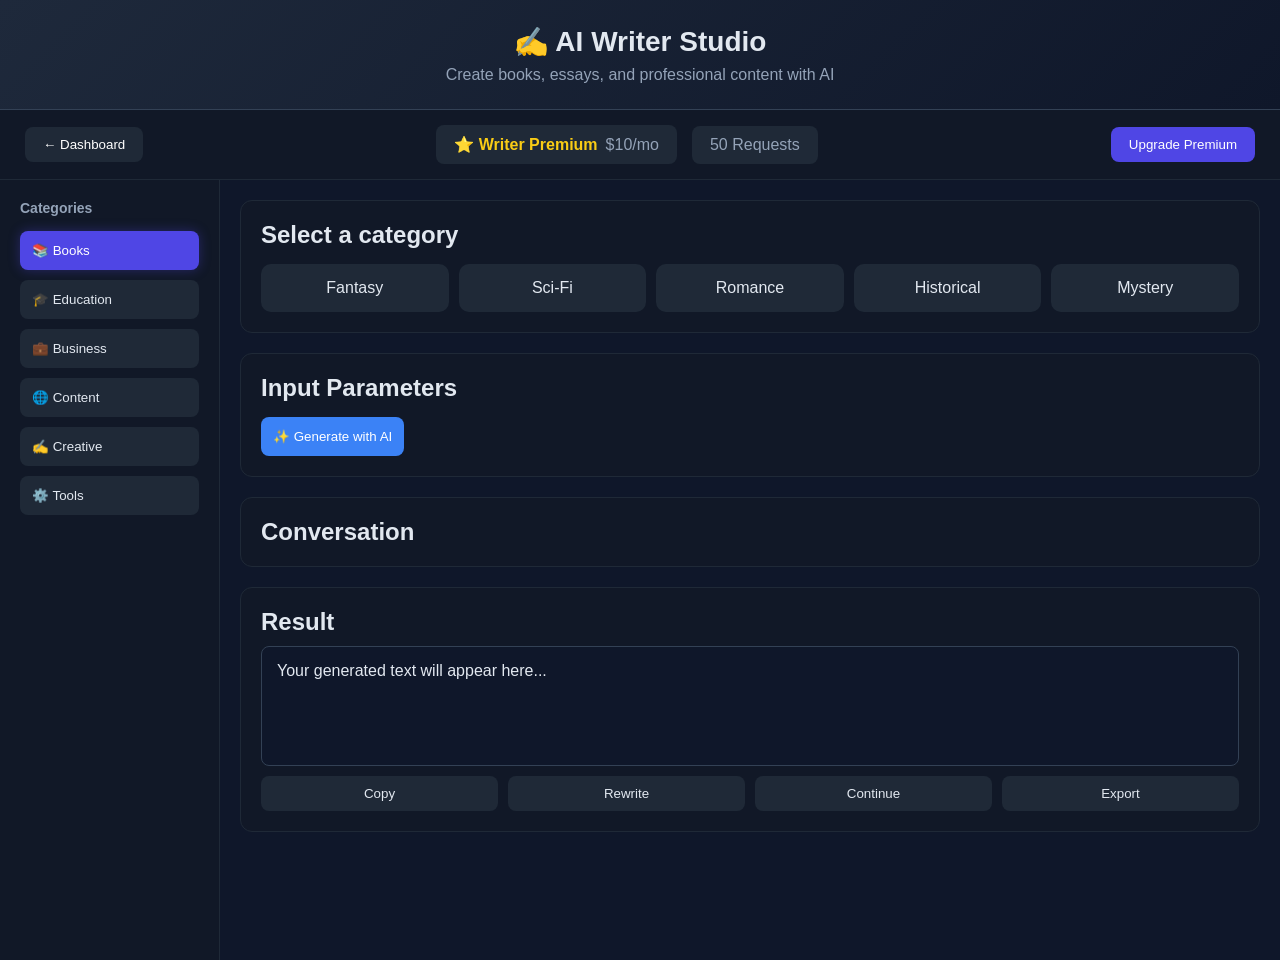
<file: index.html>
<!DOCTYPE htm1>
<html lang="en">
<head>
    <meta charset="UTF-8">
    <meta name="viewport" content="width=device-width, initial-scale=1.0">
    <title>AI Writer Studio</title>
    <link rel="stylesheet" href="writer.css">
</head>
<body>

<div class="app">

    <!-- HEADER -->
    <header class="top-bar">
        <h1>✍️ AI Writer Studio</h1>
        <p>Create books, essays, and professional content with AI</p>
    </header>

 <!-- WRITER NAVBAR -->
<div class="writer-toolbar">

    <button id="backDashboard" class="toolbar-btn">
        ← Dashboard
    </button>

    <div class="toolbar-center">

     <div class="premium-box">
    ⭐ Writer Premium <span class="price">$10/mo</span>
</div>

        <div class="requests-box">
            <span id="requestsLeft">50</span> Requests
        </div>

    </div>

    <button id="premiumBtn" class="premium-btn">
        Upgrade Premium
    </button>

</div>

    <!-- MAIN -->
    <div class="container">

        <!-- SIDEBAR -->
        <aside class="sidebar">
            <h2>Categories</h2>

            <button class="cat active" data-category="Books">📚 Books</button>
            <button class="cat" data-category="Education">🎓 Education</button>
            <button class="cat" data-category="Business">💼 Business</button>
            <button class="cat" data-category="Content">🌐 Content</button>
            <button class="cat" data-category="Creative">✍️ Creative</button>
            <button class="cat" data-category="Tools">⚙️ Tools</button>

        </aside>

        <!-- CONTENT -->
        <main class="main">

            <!-- MODE AREA -->
            <section class="panel">
                <h2>Select a category</h2>
                <div class="modes"></div>
            </section>

            <!-- FORM AREA -->
            <section class="panel">
                <h2>Input Parameters</h2>

                <div class="form" id="dynamicForm">
                    <input type="text" placeholder="Title / Topic">
                    <input type="text" placeholder="Main idea">
                    <textarea placeholder="Additional instructions..."></textarea>
                </div>

                <button id="generateBtn" class="generate">✨ Generate with AI</button>
                <button id="cancelBtn" class="cancel" style="display:none;">⛔ Cancel</button>

            </section>

            <!-- CHAT (НОВОЕ) -->
            <section class="panel">
                <h2>Conversation</h2>

                <div id="outputChat" class="chat">
                    <!-- messages -->
                </div>
            </section>

            <!-- RESULT -->
            <section class="panel result">
                <h2>Result</h2>

                <div id="resultBox" class="output">
                    Your generated text will appear here...
                </div>

                <div class="actions">
                    <button>Copy</button>
                    <button>Rewrite</button>
                    <button>Continue</button>
                    <button>Export</button>
                </div>
            </section>

        </main>

    </div>

</div>









<script src="writer.js"></script>

</body>
</html>
</file>
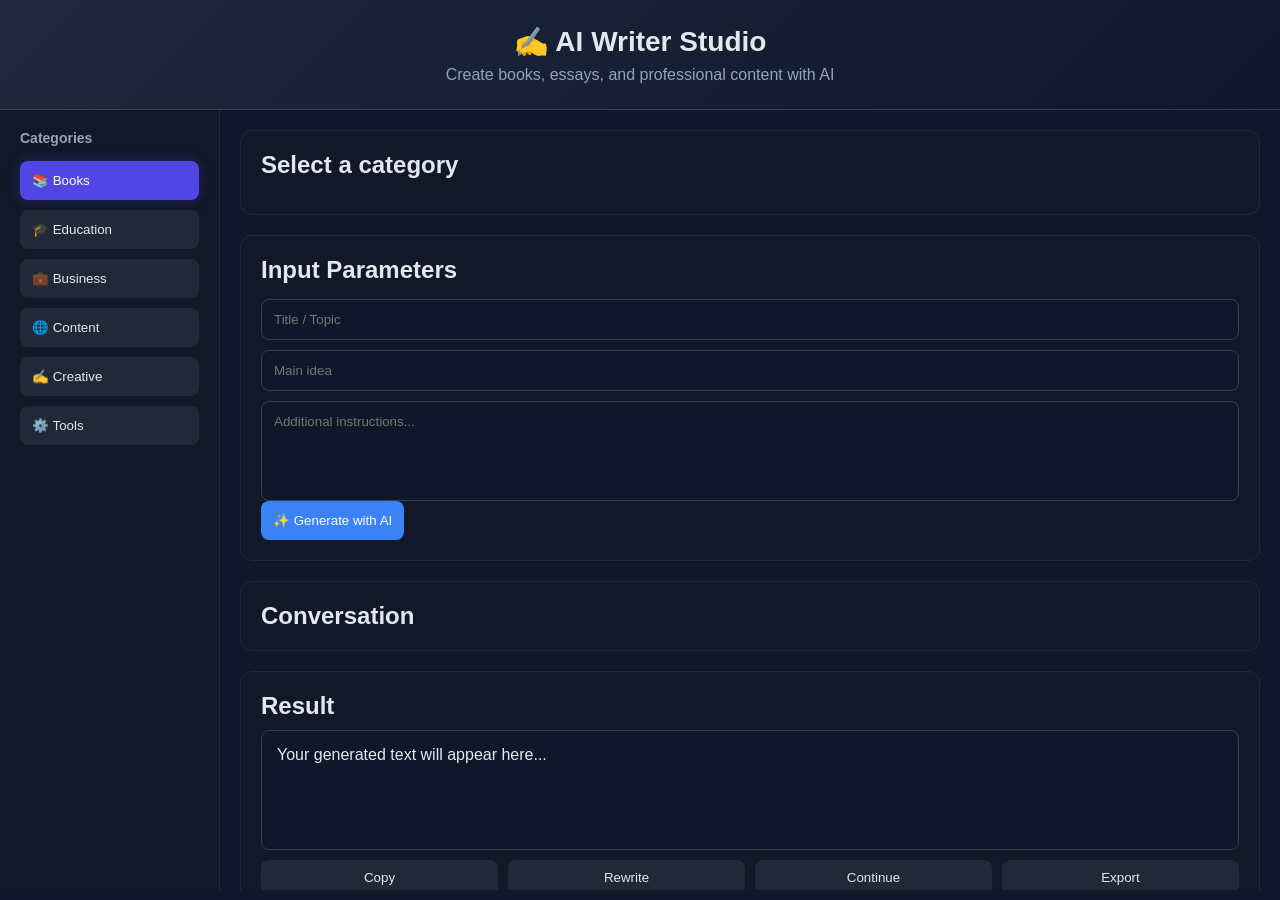
<file: writer.html>
<!DOCTYPE htm1>
<html lang="en">
<head>
    <meta charset="UTF-8">
    <meta name="viewport" content="width=device-width, initial-scale=1.0">
    <title>AI Writer Studio</title>
    <link rel="stylesheet" href="writer.css">
</head>
<body>

<div class="app">

    <!-- HEADER -->
    <header class="top-bar">
        <h1>✍️ AI Writer Studio</h1>
        <p>Create books, essays, and professional content with AI</p>
    </header>

    <!-- MAIN -->
    <div class="container">

        <!-- SIDEBAR -->
        <aside class="sidebar">
            <h2>Categories</h2>

            <button class="cat active" data-category="Books">📚 Books</button>
            <button class="cat" data-category="Education">🎓 Education</button>
            <button class="cat" data-category="Business">💼 Business</button>
            <button class="cat" data-category="Content">🌐 Content</button>
            <button class="cat" data-category="Creative">✍️ Creative</button>
            <button class="cat" data-category="Tools">⚙️ Tools</button>

        </aside>

        <!-- CONTENT -->
        <main class="main">

            <!-- MODE AREA -->
            <section class="panel">
                <h2>Select a category</h2>
                <div class="modes"></div>
            </section>

            <!-- FORM AREA -->
            <section class="panel">
                <h2>Input Parameters</h2>

                <div class="form" id="dynamicForm">
                    <input type="text" placeholder="Title / Topic">
                    <input type="text" placeholder="Main idea">
                    <textarea placeholder="Additional instructions..."></textarea>
                </div>

                <button id="generateBtn" class="generate">✨ Generate with AI</button>
                <button id="cancelBtn" class="cancel" style="display:none;">⛔ Cancel</button>

            </section>

            <!-- CHAT (НОВОЕ) -->
            <section class="panel">
                <h2>Conversation</h2>

                <div id="outputChat" class="chat">
                    <!-- messages -->
                </div>
            </section>

            <!-- RESULT -->
            <section class="panel result">
                <h2>Result</h2>

                <div id="resultBox" class="output">
                    Your generated text will appear here...
                </div>

                <div class="actions">
                    <button>Copy</button>
                    <button>Rewrite</button>
                    <button>Continue</button>
                    <button>Export</button>
                </div>
            </section>

        </main>

    </div>

</div>









<script src="writer.js"></script>

</body>
</html>
</file>
<file: writer.css>
* {
    margin: 0;
    padding: 0;
    box-sizing: border-box;
    font-family: Arial, sans-serif;
}

body {
    background: #0f172a;
    color: #e2e8f0;
}

/* APP WRAPPER */
.app {
    min-height: 100vh;
    display: flex;
    flex-direction: column;
}

/* TOP BAR */
.top-bar {
    padding: 25px;
    text-align: center;
    background: linear-gradient(135deg, #1e293b, #0f172a);
    border-bottom: 1px solid #334155;
}

.top-bar h1 {
    font-size: 28px;
    margin-bottom: 8px;
}

.top-bar p {
    color: #94a3b8;
}

/* LAYOUT */
.container {
    display: flex;
    height: calc(100vh - 120px);
}

/* SIDEBAR */
.sidebar {
    width: 220px;
    background: #111827;
    padding: 20px;
    border-right: 1px solid #1f2937;
}

.sidebar h2 {
    font-size: 14px;
    color: #94a3b8;
    margin-bottom: 15px;
}

.cat {
    width: 100%;
    padding: 12px;
    margin-bottom: 10px;
    background: #1f2937;
    border: none;
    color: #e2e8f0;
    border-radius: 8px;
    cursor: pointer;
    transition: 0.2s;
    text-align: left;
}

.cat:hover {
    background: #334155;
}

.cat,
.mode,
.card {
    transition: all 0.2s ease;
}

.cat.active,
.mode.active {
    background: #4f46e5;
    color: white;
    border-color: #4f46e5;
    box-shadow: 0 0 12px rgba(79, 70, 229, .35);
}

/* MAIN */
.main {
    flex: 1;
    padding: 20px;
    overflow-y: auto;
    min-width: 0; /* 🔥 ВАЖНО: фикс для flex */
}

/* PANELS */
.panel {
    background: #111827;
    padding: 20px;
    border-radius: 12px;
    margin-bottom: 20px;
    border: 1px solid #1f2937;
    width: 100%; /* 🔥 добавлено */
}

/* MODES */
.modes {
    display: grid;
    grid-template-columns: repeat(auto-fit, minmax(120px, 1fr));
    gap: 10px;
    margin-top: 15px;
}

.card {
    background: #1f2937;
    padding: 15px;
    border-radius: 10px;
    text-align: center;
    cursor: pointer;
    transition: 0.2s;
}

.card:hover {
    background: #334155;
    transform: translateY(-2px);
}

.card.active {
    background: #4f46e5;
    color: white;
    box-shadow: 0 0 12px rgba(79, 70, 229, .35);
    transform: translateY(-2px);
}

.output.loading {
    opacity: 0.6;
    font-style: italic;
}

/* CHAT */
.chat {
    display: flex;
    flex-direction: column;
    gap: 10px;
}

/* user message */
.msg-user {
    align-self: flex-end;
    background: #4f46e5;
    color: white;
    padding: 10px 14px;
    border-radius: 12px 12px 0 12px;
    max-width: 70%;
}

/* AI message */
.msg-ai {
    align-self: flex-start;
    background: #1f2937;
    color: #e5e7eb;
    padding: 10px 14px;
    border-radius: 12px 12px 12px 0;
    max-width: 70%;
}

/* FORM */
.form {
    width: 100%;
    display: flex;
    flex-direction: column;
    gap: 10px;
    margin-top: 15px;
}

/* 🔥 FIX ДЛЯ ИНПУТОВ (ВАЖНО) */
.form input,
.form textarea {
    width: 100%;
    box-sizing: border-box;
    padding: 12px;
    border-radius: 8px;
    border: 1px solid #334155;
    background: #0f172a;
    color: #e2e8f0;
}

/* textarea */
.form textarea {
    min-height: 100px;
    resize: none;
}

/* BUTTON */
.generate {
    padding: 12px;
    background: #3b82f6;
    border: none;
    color: white;
    border-radius: 8px;
    cursor: pointer;
    transition: 0.2s;
}

.generate:hover {
    background: #2563eb;
}

.cancel {
    padding: 12px;
    background: #ef4444;
    border: none;
    color: white;
    border-radius: 8px;
    cursor: pointer;
    transition: 0.2s;
}

.cancel:hover {
    background: #dc2626;
}

/* RESULT */
.result .output {
    background: #0f172a;
    padding: 15px;
    border-radius: 8px;
    margin-top: 10px;
    min-height: 120px;
    border: 1px solid #334155;
}

.actions {
    display: flex;
    gap: 10px;
    margin-top: 10px;
}

.actions button {
    flex: 1;
    padding: 10px;
    background: #1f2937;
    border: none;
    color: #e2e8f0;
    border-radius: 8px;
    cursor: pointer;
    transition: 0.2s;
}

.actions button:hover {
    background: #334155;
}

/* ===========================
   WRITER TOOLBAR
=========================== */

.writer-toolbar{

    display:flex;
    justify-content:space-between;
    align-items:center;

    gap:20px;

    padding:15px 25px;

    background:#111827;

    border-bottom:1px solid #1f2937;

}

.toolbar-center{

    display:flex;

    gap:15px;

    align-items:center;

}

.toolbar-btn{

    background:#1f2937;

    color:white;

    border:none;

    border-radius:8px;

    padding:10px 18px;

    cursor:pointer;

    transition:.2s;

}

.toolbar-btn:hover{

    background:#334155;

}

.premium-box{
      display: flex;
      align-items: center;
    gap: 8px;

    background:#1f2937;

    padding:10px 18px;

    border-radius:8px;

    color:#facc15;

    font-weight:bold;

}

.premium-box .price {
   font-size: 16px;
    color: #94a3b8;
    font-weight: normal;
}

.requests-box{

    background:#1f2937;

    padding:10px 18px;

    border-radius:8px;
  color: #94a3b8;
}

.premium-btn{

    background:#4f46e5;

    color:white;

    border:none;

    border-radius:8px;

    padding:10px 18px;

    cursor:pointer;

    transition:.2s;

}

.premium-btn:hover{

    background:#6366f1;

}

/* MOBILE */
@media (max-width: 900px) {
    .container {
        flex-direction: column;
    }

    .sidebar {
        width: 100%;
        display: flex;
        overflow-x: auto;
        gap: 10px;
    }

    .cat {
        min-width: 140px;
    }
}
</file>
